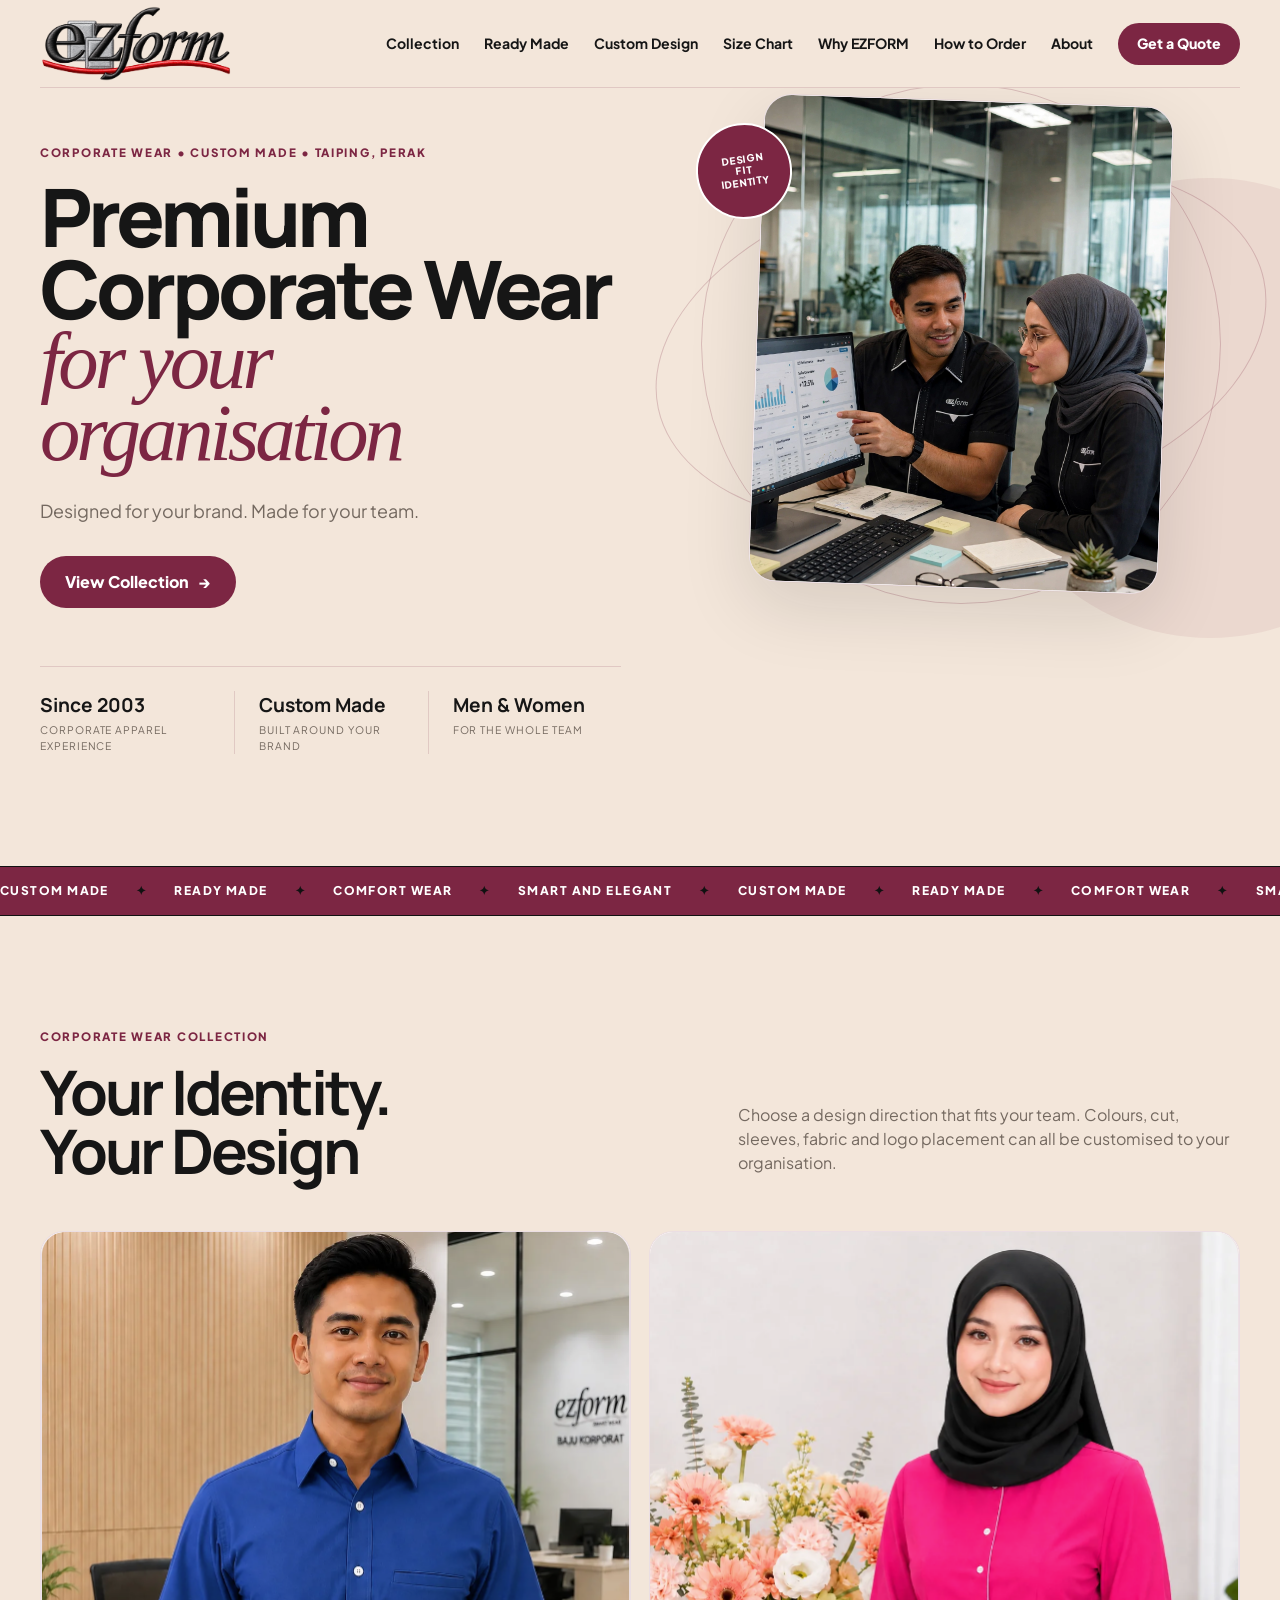
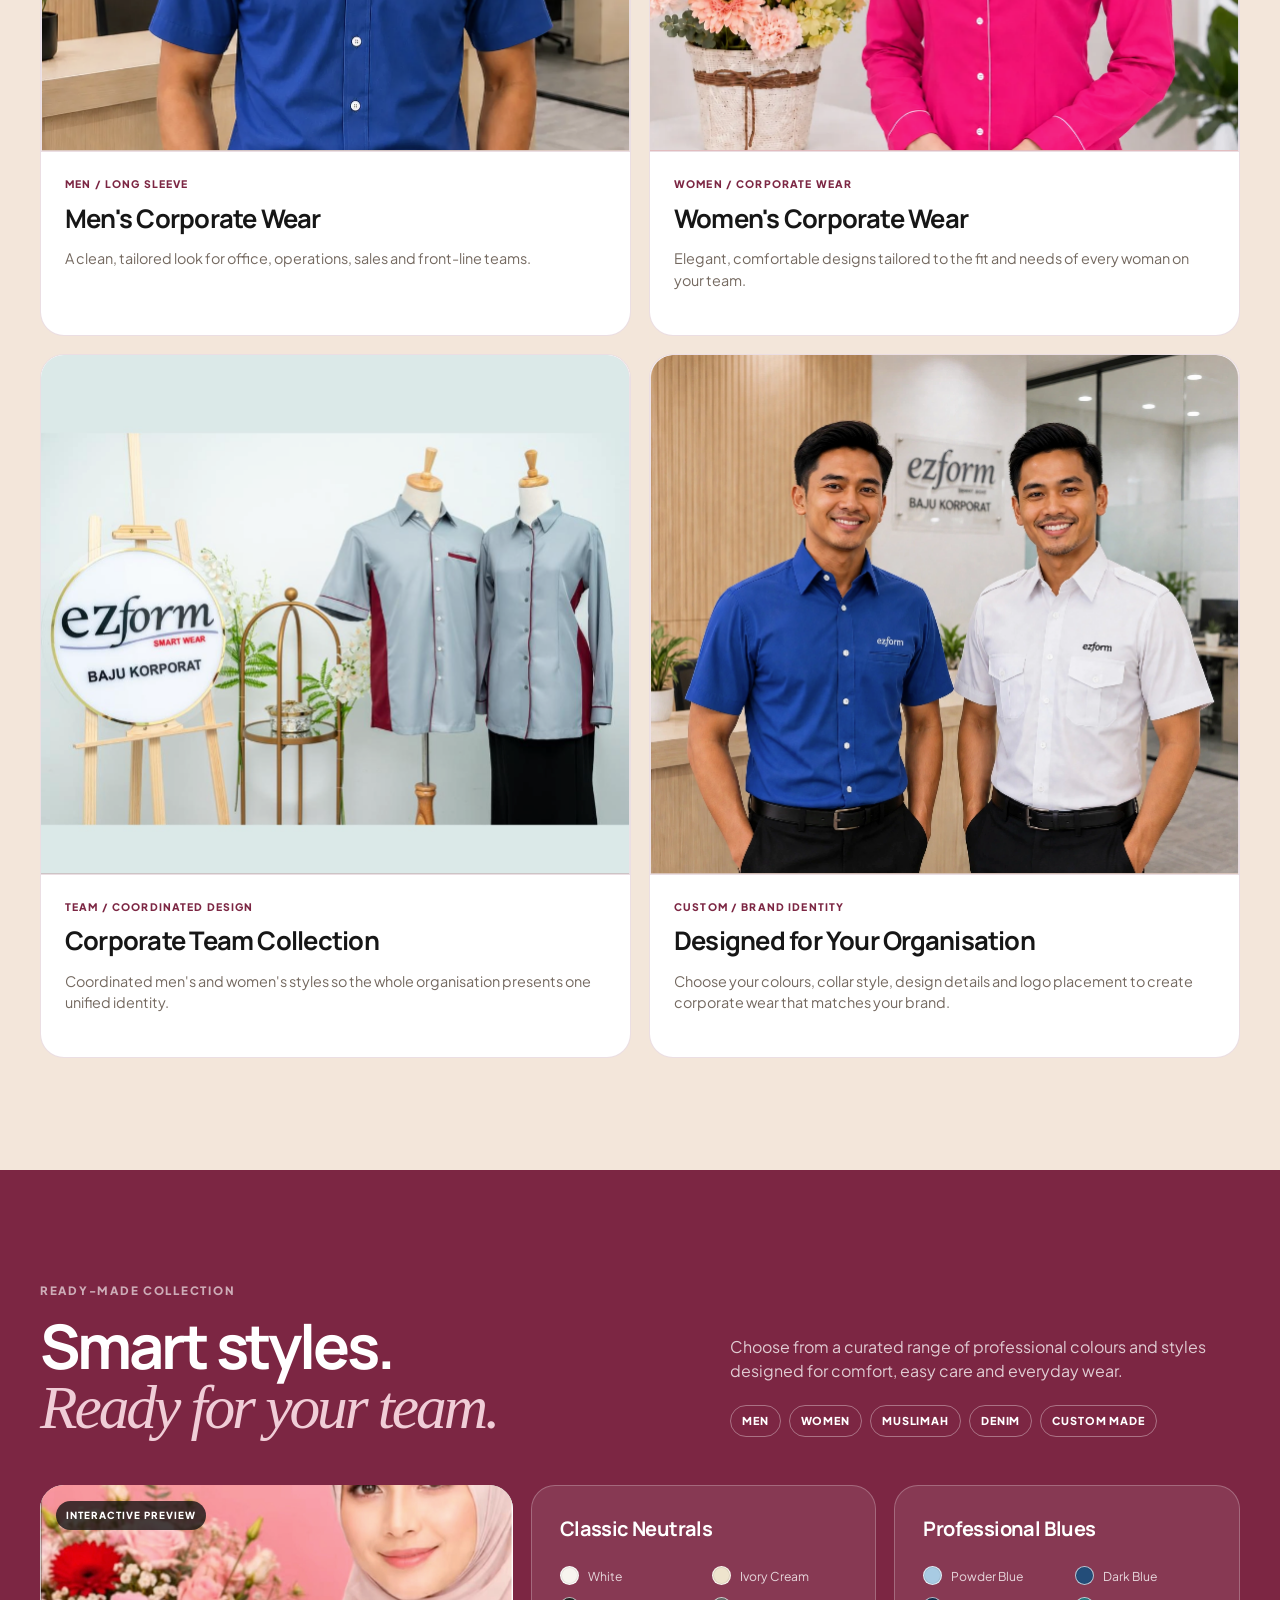
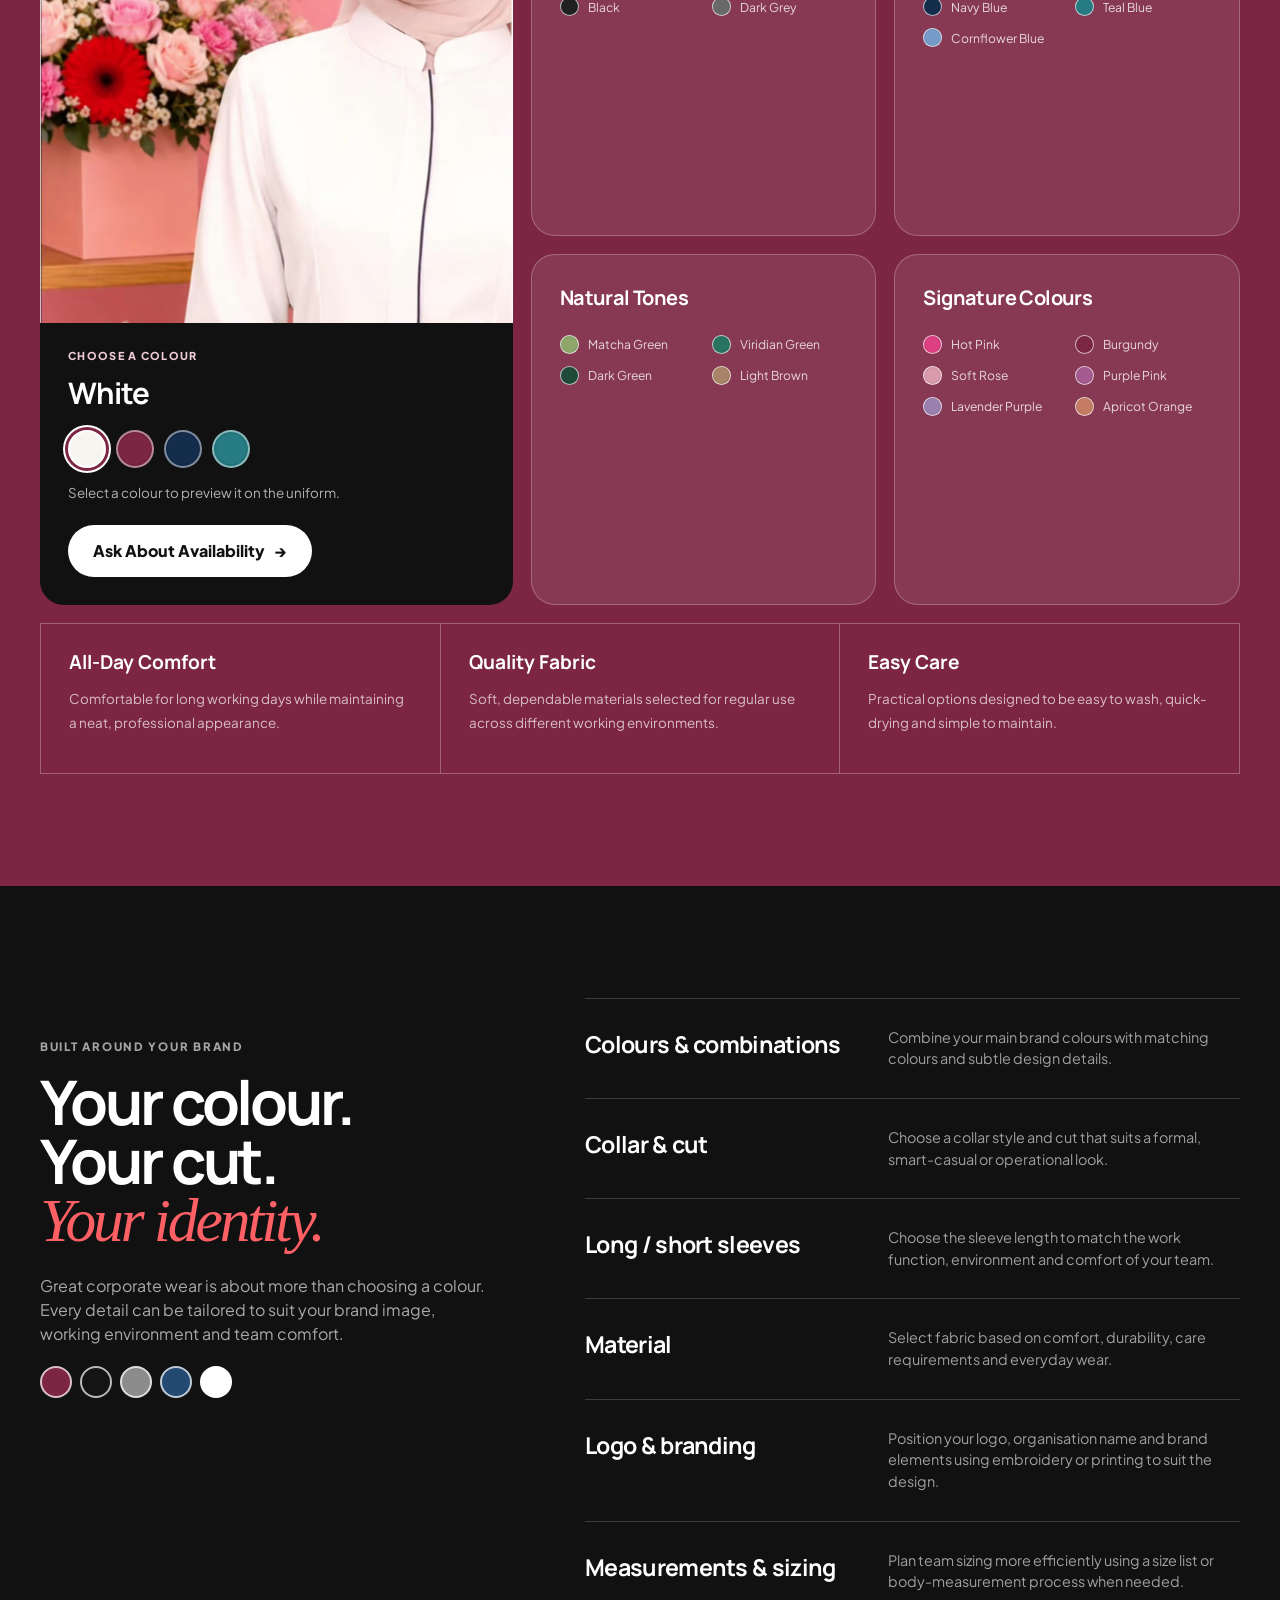
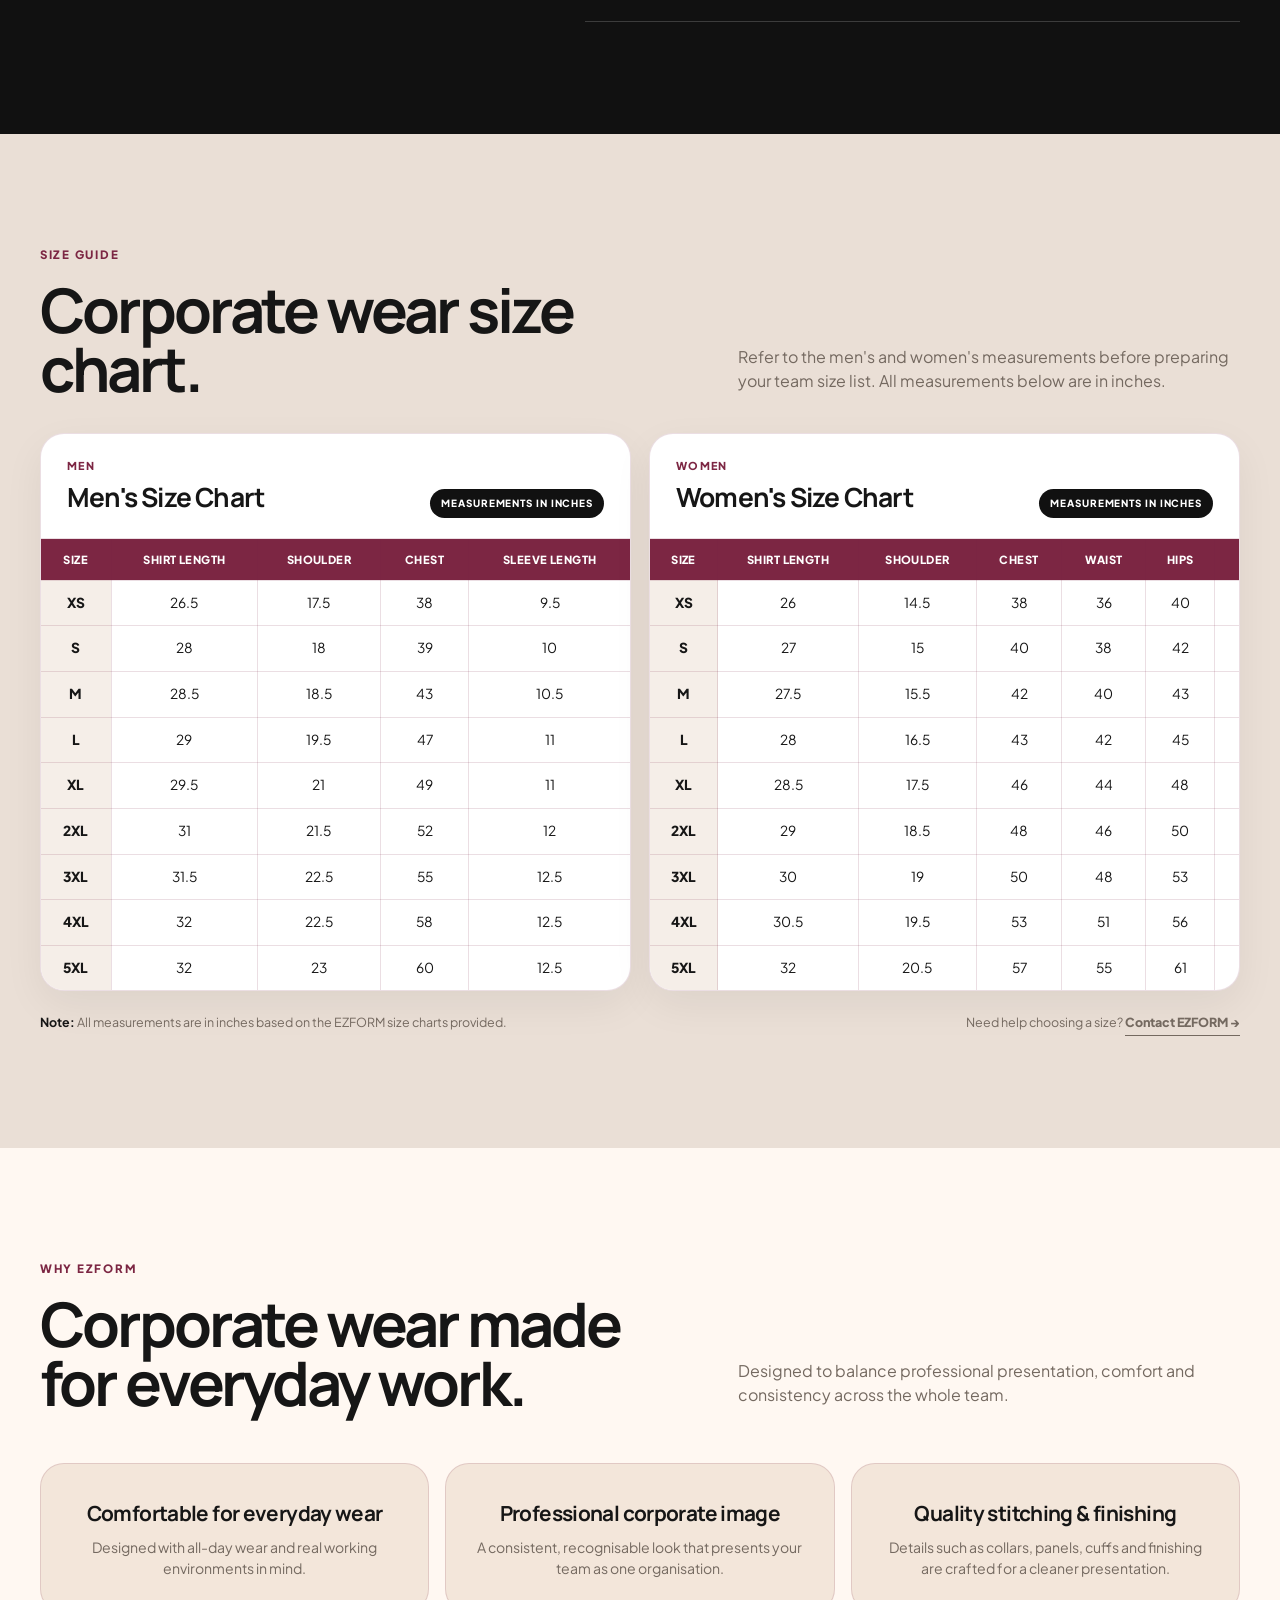
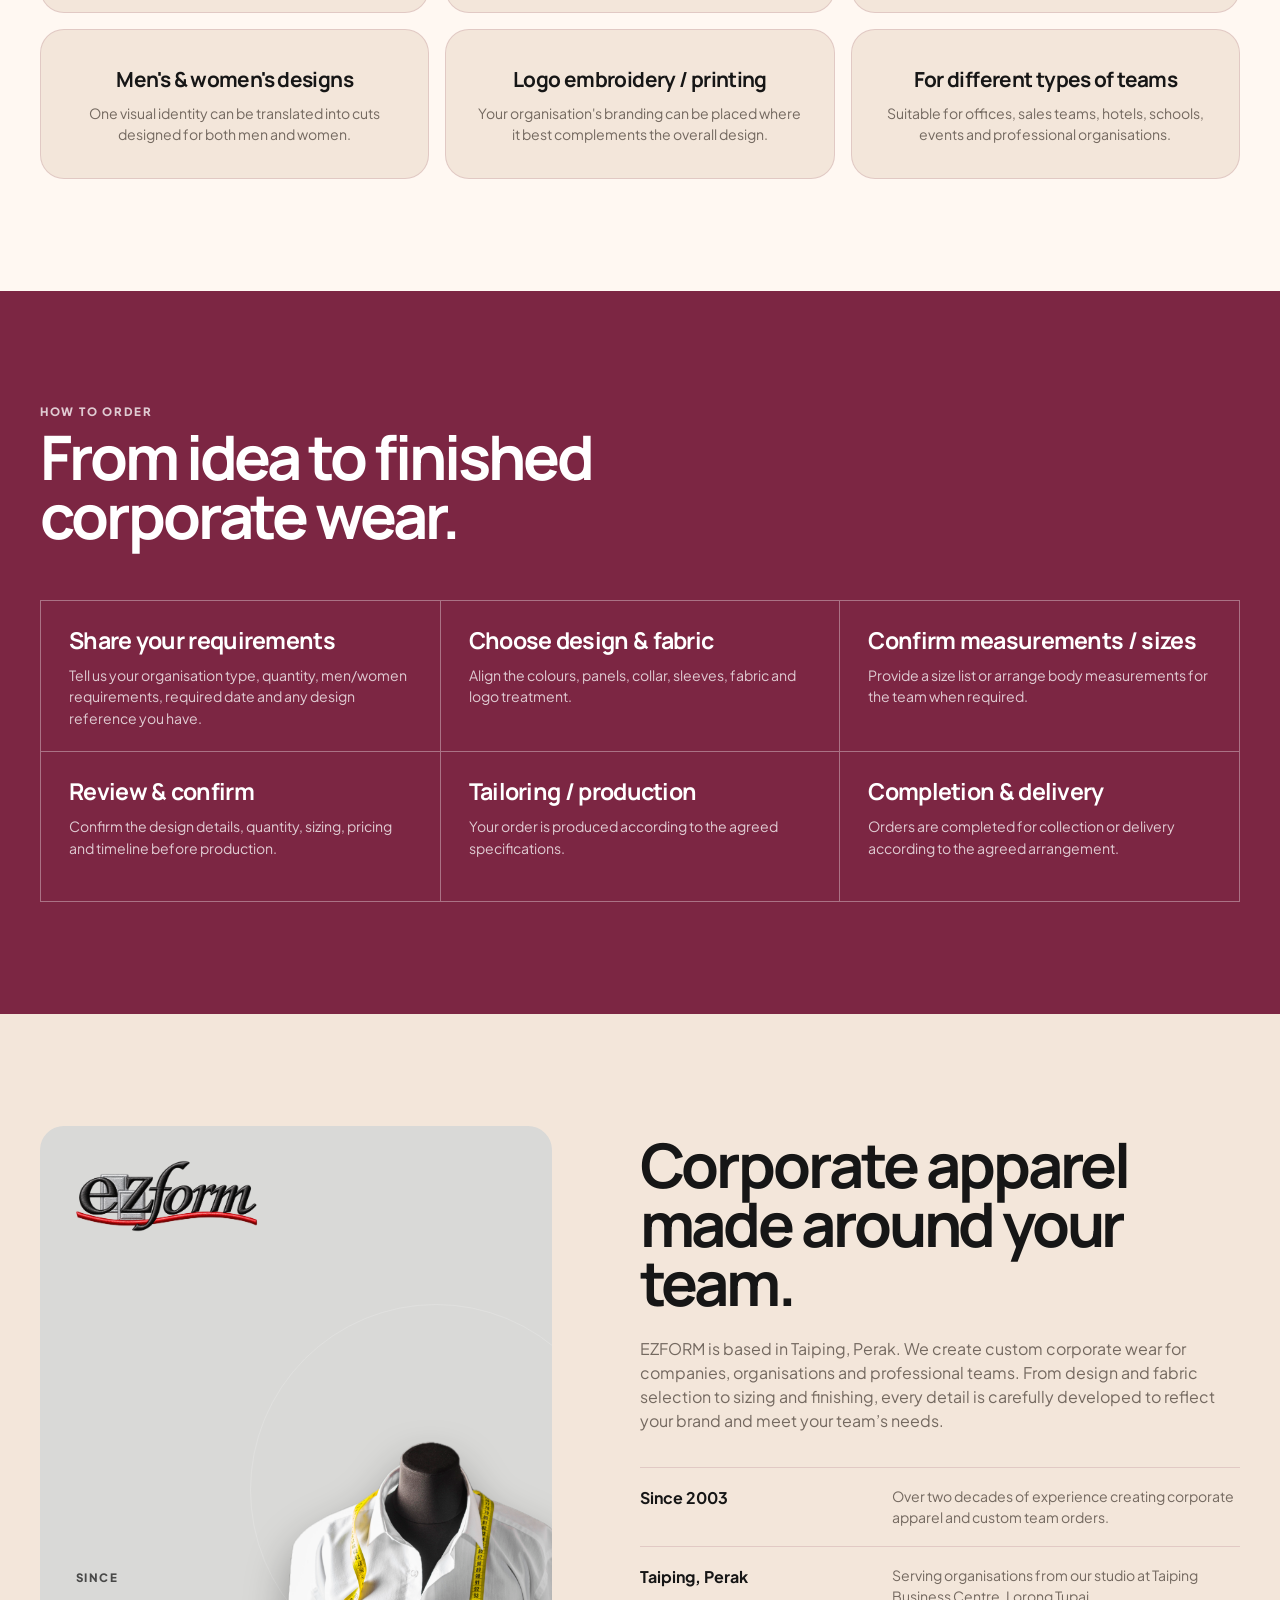
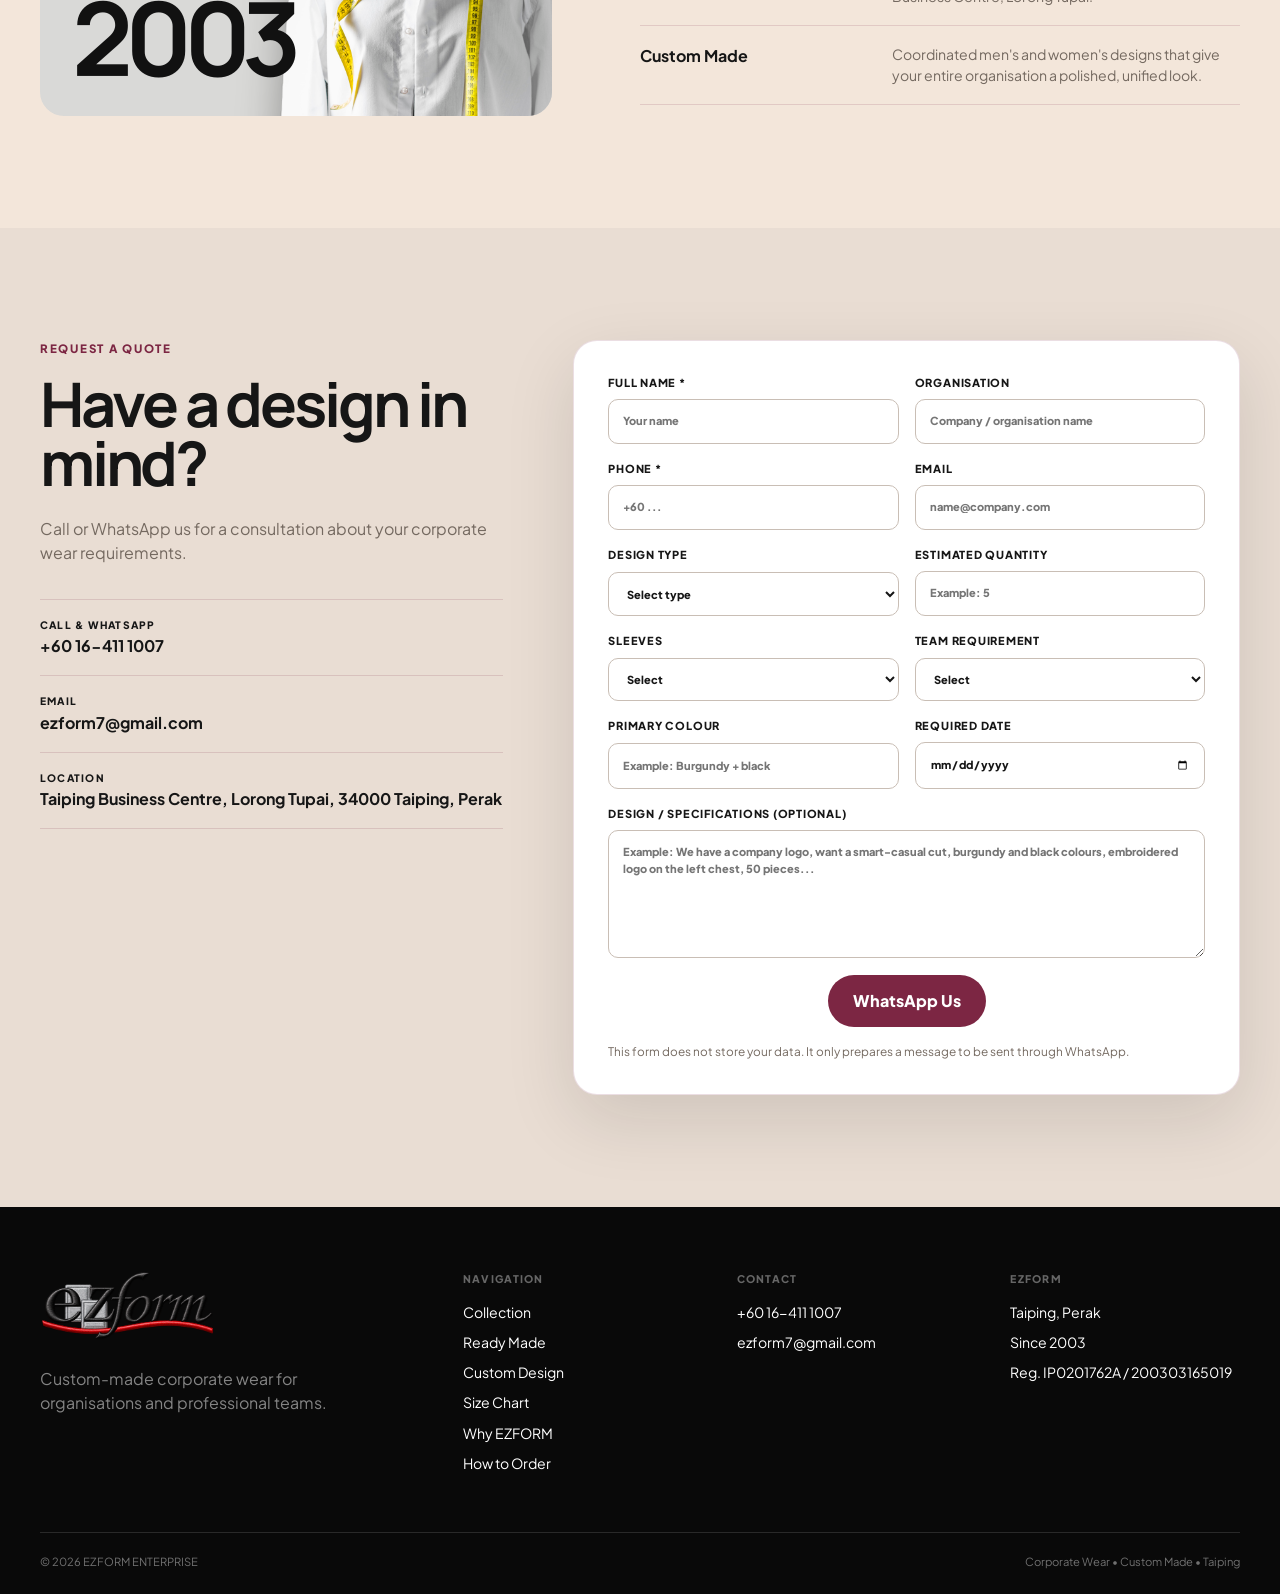
<file: index.html>
<!DOCTYPE html>

<html lang="en">
<head>
<meta charset="utf-8"/>
<meta content="width=device-width, initial-scale=1" name="viewport"/>
<meta content="EZFORM Corporate Wear - custom-made corporate apparel for organisations, teams and companies. Based in Taiping, Perak since 2003." name="description"/>
<meta content="#7c2643" name="theme-color"/>
<title>EZFORM Corporate Wear - Custom-Made Corporate Apparel</title>
<meta content="EZFORM Corporate Wear" property="og:title"/>
<meta content="Custom-made corporate apparel for organisations, teams and companies in Taiping, Perak." property="og:description"/>
<meta content="website" property="og:type"/>
<link href="https://fonts.googleapis.com" rel="preconnect"/>
<link crossorigin="" href="https://fonts.gstatic.com" rel="preconnect"/>
<link href="https://fonts.googleapis.com/css2?family=Manrope:wght@500;600;700;800&amp;family=Plus+Jakarta+Sans:wght@400;500;600;700&amp;display=swap" rel="stylesheet"/>
<link href="assets/icons/favicon.svg" rel="icon" type="image/svg+xml"/>

  <link href="css/style.css?v=20260907-1" rel="stylesheet"/>
  
</head>
<body>
<a class="skip-link" href="#main">Skip to content</a>
<header class="site-header" id="top">
<nav aria-label="Main navigation" class="nav container">
<a aria-label="EZFORM home" class="brand" href="#top">
<span class="brand-plate"><img alt="EZFORM" class="brand-logo" src="assets/images/ezform-logo.png"/></span>
</a>
<button aria-controls="nav-menu" aria-expanded="false" class="nav-toggle" type="button">
<span class="sr-only">Open menu</span><span></span><span></span>
</button>
<div class="nav-menu" id="nav-menu">
<a href="#collection">Collection</a>
<a href="#ready-made">Ready Made</a>
<a href="#custom">Custom Design</a>
<a href="#size-chart">Size Chart</a>
<a href="#why">Why EZFORM</a>
<a href="#process">How to Order</a>
<a href="#about">About</a>
<a class="button button-small button-red" href="#quotation">Get a Quote</a>
</div>
</nav>
</header>
<main id="main">
<section class="hero section-pad">
<div class="container hero-grid">
<div class="hero-copy reveal">
<p class="eyebrow eyebrow-red">Corporate Wear • Custom Made • Taiping, Perak</p>
<h1>Premium Corporate Wear<br/><em>for your organisation</em></h1>
<p class="hero-lede">Designed for your brand. Made for your team.</p>
<div class="hero-actions">
<a class="button button-red" href="#collection">View Collection <span aria-hidden="true">→</span></a>
</div>
<div aria-label="EZFORM highlights" class="hero-proof">
<div><strong>Since 2003</strong><span>Corporate apparel experience</span></div>
<div><strong>Custom Made</strong><span>Built around your brand</span></div>
<div><strong>Men &amp; Women</strong><span>For the whole team</span></div>
</div>
</div>
<div aria-label="EZFORM corporate wear visual" class="hero-art reveal">
<div class="hero-orbit orbit-one"></div><div class="hero-orbit orbit-two"></div>
<div class="hero-main-card">
<div class="hero-shirt">
<img alt="EZFORM corporate team wearing black custom corporate shirts" src="assets/images/hero-corporate-team.webp"/>
</div>
</div>
<div class="hero-sticker">DESIGN<br/>FIT<br/>IDENTITY</div>
</div>
</div>
</section>
<section aria-label="Corporate wear features" class="ticker">
<div class="ticker-track">
<span>CUSTOM MADE</span><b>✦</b><span>READY MADE</span><b>✦</b><span>COMFORT WEAR</span><b>✦</b><span>SMART AND ELEGANT</span><b>✦</b>
<span aria-hidden="true">CUSTOM MADE</span><b aria-hidden="true">✦</b><span aria-hidden="true">READY MADE</span><b aria-hidden="true">✦</b><span aria-hidden="true">COMFORT WEAR</span><b aria-hidden="true">✦</b><span aria-hidden="true">SMART AND ELEGANT</span><b aria-hidden="true">✦</b>
</div>
</section>
<section class="section-pad" id="collection">
<div class="container">
<div class="section-heading reveal">
<div><p class="eyebrow eyebrow-red">Corporate Wear Collection</p><h2>Your Identity.<br/>Your Design</h2></div>
<p>Choose a design direction that fits your team. Colours, cut, sleeves, fabric and logo placement can all be customised to your organisation.</p>
</div>
<div class="collection-grid">
<article class="collection-card reveal" data-category="men team">
<div class="collection-visual collection-photo hover-swap"><img alt="Man wearing blue EZFORM corporate wear in an office setting" class="hover-default" src="assets/images/men-blue.png"/><img alt="Alternate white men's EZFORM corporate wear" class="hover-alt man-white" src="assets/images/men-white.png"/></div>
<div class="collection-info"><span>Men / Long Sleeve</span><h3>Men's Corporate Wear</h3><p>A clean, tailored look for office, operations, sales and front-line teams.</p></div>
</article>
<article class="collection-card reveal" data-category="women team">
<div class="collection-visual collection-photo hover-swap"><img alt="Woman wearing pink EZFORM corporate wear with a black hijab" class="hover-default" src="assets/images/women-pink.png"/><img alt="Woman wearing burgundy EZFORM corporate wear with a pink hijab" class="hover-alt women-burgundy" src="assets/images/women-burgundy.webp"/></div>
<div class="collection-info"><span>Women / Corporate Wear</span><h3>Women's Corporate Wear</h3><p>Elegant, comfortable designs tailored to the fit and needs of every woman on your team.</p></div>
</article>
<article class="collection-card reveal" data-category="men women team">
<div aria-label="Corporate Team Collection photo; alternate photo appears on hover" class="collection-visual collection-photo">
<img alt="Coordinated men's and women's EZFORM corporate wear displayed together" loading="lazy" src="assets/images/corporate-team.png"/>
</div>
<div class="collection-info"><span>Team / Coordinated Design</span><h3>Corporate Team Collection</h3><p>Coordinated men's and women's styles so the whole organisation presents one unified identity.</p></div>
</article>
<article class="collection-card reveal" data-category="custom men women">
<div aria-label="Designed for Your Organisation photo; three-ladies corporate wear photo appears on hover" class="collection-visual collection-photo hover-swap">
<img alt="EZFORM corporate shirts designed for an organisation" class="hover-default" loading="lazy" src="assets/images/organisation-men.png"/>
<img alt="Three women wearing coordinated corporate wear" class="hover-alt" loading="lazy" src="assets/images/organisation-women.webp"/>
</div>
<div class="collection-info"><span>Custom / Brand Identity</span><h3>Designed for Your Organisation</h3><p>Choose your colours, collar style, design details and logo placement to create corporate wear that matches your brand.</p></div>
</article>
</div>
</div>
</section>
<section class="ready-made section-pad" id="ready-made">
<div class="container">
<div class="ready-intro reveal">
<div>
<p class="eyebrow eyebrow-light">Ready-Made Collection</p>
<h2>Smart styles.<br/><em>Ready for your team.</em></h2>
</div>
<div class="ready-intro-copy">
<p>Choose from a curated range of professional colours and styles designed for comfort, easy care and everyday wear.</p>
<div aria-label="Ready-made product categories" class="ready-tags">
<span>Men</span><span>Women</span><span>Muslimah</span><span>Denim</span><span>Custom Made</span>
</div>
</div>
</div>
<div class="ready-layout">
<article class="uniform-customizer reveal">
<div class="uniform-preview">
<img alt="Woman wearing a white EZFORM ready-made corporate uniform" decoding="async" id="uniform-preview" loading="lazy" src="assets/images/ready-uniform-white.jpg"/>
<span>Interactive Preview</span>
</div>
<div class="uniform-controls">
<span class="ready-kicker">Choose a colour</span>
<h3 aria-live="polite" id="uniform-colour-name">White</h3>
<div aria-label="Uniform preview colours" class="uniform-swatches" role="group">
<button aria-pressed="true" class="uniform-swatch active" data-colour="White" data-image="assets/images/ready-uniform-white.jpg" style="--swatch:#f7f5ef" type="button"><span class="sr-only">Preview white uniform</span></button>
<button aria-pressed="false" class="uniform-swatch" data-colour="Burgundy" data-image="assets/images/ready-uniform-burgundy.jpg" style="--swatch:#7c2643" type="button"><span class="sr-only">Preview burgundy uniform</span></button>
<button aria-pressed="false" class="uniform-swatch" data-colour="Navy Blue" data-image="assets/images/ready-uniform-navy.jpg" style="--swatch:#152d4d" type="button"><span class="sr-only">Preview navy blue uniform</span></button>
<button aria-pressed="false" class="uniform-swatch" data-colour="Teal Blue" data-image="assets/images/ready-uniform-teal.jpg" style="--swatch:#277b83" type="button"><span class="sr-only">Preview teal blue uniform</span></button>
</div>
<p>Select a colour to preview it on the uniform.</p>
<a class="button button-light" href="#quotation">Ask About Availability <span aria-hidden="true">→</span></a>
</div>
</article>
<div class="palette-grid">
<article class="palette-card reveal">
<h3>Classic Neutrals</h3>
<ul class="colour-list">
<li><i style="--swatch:#f7f5ef"></i>White</li>
<li><i style="--swatch:#eee4cd"></i>Ivory Cream</li>
<li><i style="--swatch:#202020"></i>Black</li>
<li><i style="--swatch:#686968"></i>Dark Grey</li>
</ul>
</article>
<article class="palette-card reveal">
<h3>Professional Blues</h3>
<ul class="colour-list">
<li><i style="--swatch:#a8cbe3"></i>Powder Blue</li>
<li><i style="--swatch:#234d79"></i>Dark Blue</li>
<li><i style="--swatch:#152d4d"></i>Navy Blue</li>
<li><i style="--swatch:#277b83"></i>Teal Blue</li>
<li><i style="--swatch:#779bc9"></i>Cornflower Blue</li>
</ul>
</article>
<article class="palette-card reveal">
<h3>Natural Tones</h3>
<ul class="colour-list">
<li><i style="--swatch:#8fa66b"></i>Matcha Green</li>
<li><i style="--swatch:#297461"></i>Viridian Green</li>
<li><i style="--swatch:#1f4938"></i>Dark Green</li>
<li><i style="--swatch:#a98367"></i>Light Brown</li>
</ul>
</article>
<article class="palette-card reveal">
<h3>Signature Colours</h3>
<ul class="colour-list">
<li><i style="--swatch:#dc3f82"></i>Hot Pink</li>
<li><i style="--swatch:#7c2643"></i>Burgundy</li>
<li><i style="--swatch:#d99aab"></i>Soft Rose</li>
<li><i style="--swatch:#a55b8f"></i>Purple Pink</li>
<li><i style="--swatch:#9a80af"></i>Lavender Purple</li>
<li><i style="--swatch:#c57c65"></i>Apricot Orange</li>
</ul>
</article>
</div>
</div>
<div class="ready-benefits">
<article class="reveal"><strong>All-Day Comfort</strong><span>Comfortable for long working days while maintaining a neat, professional appearance.</span></article>
<article class="reveal"><strong>Quality Fabric</strong><span>Soft, dependable materials selected for regular use across different working environments.</span></article>
<article class="reveal"><strong>Easy Care</strong><span>Practical options designed to be easy to wash, quick-drying and simple to maintain.</span></article>
</div>
</div>
</section>
<section class="custom section-pad" id="custom">
<div class="container custom-grid">
<div class="custom-copy reveal">
<p class="eyebrow eyebrow-light">Built Around Your Brand</p>
<h2>Your colour.<br/>Your cut.<br/><em>Your identity.</em></h2>
<p>Great corporate wear is about more than choosing a colour. Every detail can be tailored to suit your brand image, working environment and team comfort.</p>
<div aria-label="Example colour options" class="swatches"><span class="swatch swatch-red"></span><span class="swatch swatch-black"></span><span class="swatch swatch-grey"></span><span class="swatch swatch-blue"></span><span class="swatch swatch-white"></span></div>
</div>
<div class="custom-options">
<article class="custom-row reveal"><h3>Colours &amp; combinations</h3><p>Combine your main brand colours with matching colours and subtle design details.</p></article>
<article class="custom-row reveal"><h3>Collar &amp; cut</h3><p>Choose a collar style and cut that suits a formal, smart-casual or operational look.</p></article>
<article class="custom-row reveal"><h3>Long / short sleeves</h3><p>Choose the sleeve length to match the work function, environment and comfort of your team.</p></article>
<article class="custom-row reveal"><h3>Material</h3><p>Select fabric based on comfort, durability, care requirements and everyday wear.</p></article>
<article class="custom-row reveal"><h3>Logo &amp; branding</h3><p>Position your logo, organisation name and brand elements using embroidery or printing to suit the design.</p></article>
<article class="custom-row reveal"><h3>Measurements &amp; sizing</h3><p>Plan team sizing more efficiently using a size list or body-measurement process when needed.</p></article>
</div>
</div>
</section>
<section class="size-chart section-pad" id="size-chart">
<div class="container">
<div class="section-heading reveal">
<div><p class="eyebrow eyebrow-red">Size Guide</p><h2>Corporate wear size chart.</h2></div>
<p>Refer to the men's and women's measurements before preparing your team size list. All measurements below are in inches.</p>
</div>
<div class="size-chart-grid">
<article class="size-card size-card-men reveal">
<div class="size-card-head">
<div><span>Men</span><h3>Men's Size Chart</h3></div>
<span class="size-unit">Measurements in inches</span>
</div>
<div aria-label="Men's size chart" class="size-table-wrap" role="region" tabindex="0">
<table class="size-table">
<thead><tr><th scope="col">Size</th><th scope="col">Shirt Length</th><th scope="col">Shoulder</th><th scope="col">Chest</th><th scope="col">Sleeve Length</th></tr></thead>
<tbody>
<tr><th scope="row">XS</th><td>26.5</td><td>17.5</td><td>38</td><td>9.5</td></tr>
<tr><th scope="row">S</th><td>28</td><td>18</td><td>39</td><td>10</td></tr>
<tr><th scope="row">M</th><td>28.5</td><td>18.5</td><td>43</td><td>10.5</td></tr>
<tr><th scope="row">L</th><td>29</td><td>19.5</td><td>47</td><td>11</td></tr>
<tr><th scope="row">XL</th><td>29.5</td><td>21</td><td>49</td><td>11</td></tr>
<tr><th scope="row">2XL</th><td>31</td><td>21.5</td><td>52</td><td>12</td></tr>
<tr><th scope="row">3XL</th><td>31.5</td><td>22.5</td><td>55</td><td>12.5</td></tr>
<tr><th scope="row">4XL</th><td>32</td><td>22.5</td><td>58</td><td>12.5</td></tr>
<tr><th scope="row">5XL</th><td>32</td><td>23</td><td>60</td><td>12.5</td></tr>
</tbody>
</table>
</div>
</article>
<article class="size-card size-card-women reveal">
<div class="size-card-head">
<div><span>Women</span><h3>Women's Size Chart</h3></div>
<span class="size-unit">Measurements in inches</span>
</div>
<div aria-label="Women's size chart" class="size-table-wrap" role="region" tabindex="0">
<table class="size-table">
<thead><tr><th scope="col">Size</th><th scope="col">Shirt Length</th><th scope="col">Shoulder</th><th scope="col">Chest</th><th scope="col">Waist</th><th scope="col">Hips</th><th scope="col">Sleeve Length</th></tr></thead>
<tbody>
<tr><th scope="row">XS</th><td>26</td><td>14.5</td><td>38</td><td>36</td><td>40</td><td>21.5</td></tr>
<tr><th scope="row">S</th><td>27</td><td>15</td><td>40</td><td>38</td><td>42</td><td>22</td></tr>
<tr><th scope="row">M</th><td>27.5</td><td>15.5</td><td>42</td><td>40</td><td>43</td><td>22.5</td></tr>
<tr><th scope="row">L</th><td>28</td><td>16.5</td><td>43</td><td>42</td><td>45</td><td>23</td></tr>
<tr><th scope="row">XL</th><td>28.5</td><td>17.5</td><td>46</td><td>44</td><td>48</td><td>23</td></tr>
<tr><th scope="row">2XL</th><td>29</td><td>18.5</td><td>48</td><td>46</td><td>50</td><td>23</td></tr>
<tr><th scope="row">3XL</th><td>30</td><td>19</td><td>50</td><td>48</td><td>53</td><td>23.5</td></tr>
<tr><th scope="row">4XL</th><td>30.5</td><td>19.5</td><td>53</td><td>51</td><td>56</td><td>23.5</td></tr>
<tr><th scope="row">5XL</th><td>32</td><td>20.5</td><td>57</td><td>55</td><td>61</td><td>24</td></tr>
</tbody>
</table>
</div>
</article>
</div>
<div class="size-chart-note reveal">
<span><strong>Note:</strong> All measurements are in inches based on the EZFORM size charts provided.</span>
<span>Need help choosing a size? <a class="text-link" href="#quotation">Contact EZFORM →</a></span>
</div>
</div>
</section>
<section class="why section-pad" id="why">
<div class="container">
<div class="section-heading reveal">
<div><p class="eyebrow eyebrow-red">Why EZFORM</p><h2>Corporate wear made for everyday work.</h2></div>
<p>Designed to balance professional presentation, comfort and consistency across the whole team.</p>
</div>
<div class="why-grid">
<article class="why-card reveal"><div><h3>Comfortable for everyday wear</h3><p>Designed with all-day wear and real working environments in mind.</p></div></article>
<article class="why-card reveal"><div><h3>Professional corporate image</h3><p>A consistent, recognisable look that presents your team as one organisation.</p></div></article>
<article class="why-card reveal"><div><h3>Quality stitching &amp; finishing</h3><p>Details such as collars, panels, cuffs and finishing are crafted for a cleaner presentation.</p></div></article>
<article class="why-card reveal"><div><h3>Men's &amp; women's designs</h3><p>One visual identity can be translated into cuts designed for both men and women.</p></div></article>
<article class="why-card reveal"><div><h3>Logo embroidery / printing</h3><p>Your organisation's branding can be placed where it best complements the overall design.</p></div></article>
<article class="why-card reveal"><div><h3>For different types of teams</h3><p>Suitable for offices, sales teams, hotels, schools, events and professional organisations.</p></div></article>
</div>
</div>
</section>
<section class="process section-pad" id="process">
<div class="container">
<div class="process-head reveal">
<div><p class="eyebrow eyebrow-light">How to Order</p><h2>From idea to finished corporate wear.</h2></div>
</div>
<ol class="steps">
<li class="reveal"><h3>Share your requirements</h3><p>Tell us your organisation type, quantity, men/women requirements, required date and any design reference you have.</p></li>
<li class="reveal"><h3>Choose design &amp; fabric</h3><p>Align the colours, panels, collar, sleeves, fabric and logo treatment.</p></li>
<li class="reveal"><h3>Confirm measurements / sizes</h3><p>Provide a size list or arrange body measurements for the team when required.</p></li>
<li class="reveal"><h3>Review &amp; confirm</h3><p>Confirm the design details, quantity, sizing, pricing and timeline before production.</p></li>
<li class="reveal"><h3>Tailoring / production</h3><p>Your order is produced according to the agreed specifications.</p></li>
<li class="reveal"><h3>Completion &amp; delivery</h3><p>Orders are completed for collection or delivery according to the agreed arrangement.</p></li>
</ol>
</div>
</section>
<section class="section-pad" id="about">
<div class="container about-grid">
<div class="about-poster reveal">
<img alt="EZFORM" class="about-logo" src="assets/images/ezform-logo.png"/>
<div class="about-year"><span>Since</span><strong>2003</strong></div>
<img alt="Corporate shirt fitting with measuring tape" class="about-shirt" loading="lazy" src="assets/images/fitting-measuring-tape.png"/>
</div>
<div class="about-copy reveal">
<h2>Corporate apparel made around your team.</h2>
<p>EZFORM is based in Taiping, Perak. We create custom corporate wear for companies, organisations and professional teams. From design and fabric selection to sizing and finishing, every detail is carefully developed to reflect your brand and meet your team’s needs.</p>
<div class="about-points">
<div><strong>Since 2003</strong><span>Over two decades of experience creating corporate apparel and custom team orders.</span></div>
<div><strong>Taiping, Perak</strong><span>Serving organisations from our studio at Taiping Business Centre, Lorong Tupai.</span></div>
<div><strong>Custom Made</strong><span>Coordinated men's and women's designs that give your entire organisation a polished, unified look.</span></div>
</div>
</div>
</div>
</section>
<section class="quote section-pad" id="quotation">
<div class="container quote-grid">
<div class="quote-copy reveal" id="contact">
<p class="eyebrow eyebrow-red">Request a Quote</p>
<h2>Have a design in mind?</h2>
<p>Call or WhatsApp us for a consultation about your corporate wear requirements.</p>
<div class="contact-list">
<a data-phone-link="" href="tel:+60164111007"><span>CALL &amp; WHATSAPP</span><strong data-phone="">+60 16-411 1007</strong></a>
<a data-email-link="" href="mailto:ezform7@gmail.com"><span>Email</span><strong data-email="">ezform7@gmail.com</strong></a>
<div><span>Location</span><strong data-location="">Taiping Business Centre, Lorong Tupai, 34000 Taiping, Perak</strong></div>
</div>
</div>
<form class="quote-form reveal" id="quote-form">
<div class="form-row">
<label>Full name *<input autocomplete="name" name="name" placeholder="Your name" required="" type="text"/></label>
<label>Organisation<input autocomplete="organization" name="company" placeholder="Company / organisation name" type="text"/></label>
</div>
<div class="form-row">
<label>Phone *<input autocomplete="tel" name="phone" pattern="[+0-9 ()-]{8,}" placeholder="+60 ..." required="" type="tel"/></label>
<label>Email<input autocomplete="email" name="email" placeholder="name@company.com" type="email"/></label>
</div>
<div class="form-row">
<label>Design type<select id="product-select" name="product"><option value="">Select type</option><option>Men's Corporate Shirt</option><option>Women's Corporate Blouse</option><option>Muslimah Corporate Wear</option><option>Ready-Made Collection</option><option>Denim Collection</option><option>Corporate Team Collection</option><option>Designed for Your Organisation</option><option>Not sure / need a recommendation</option></select></label>
<label>Estimated quantity<input min="1" name="quantity" placeholder="Example: 5" type="number"/></label>
</div>
<div class="form-row">
<label>Sleeves<select name="sleeve"><option value="">Select</option><option>Long Sleeve</option><option>Short Sleeve</option><option>Mixed</option><option>Not sure</option></select></label>
<label>Team requirement<select name="gender"><option value="">Select</option><option>Men</option><option>Women</option><option>Men &amp; Women</option></select></label>
</div>
<div class="form-row">
<label>Primary colour<input name="colour" placeholder="Example: Burgundy + black" type="text"/></label>
<label>Required date<input name="deadline" type="date"/></label>
</div>
<label>Design / specifications (optional)<textarea name="message" placeholder="Example: We have a company logo, want a smart-casual cut, burgundy and black colours, embroidered logo on the left chest, 50 pieces..." rows="6"></textarea></label>
<fieldset><div class="send-options"><button class="button button-red" type="submit">WhatsApp Us</button></div></fieldset>
<p class="form-note">This form does not store your data. It only prepares a message to be sent through WhatsApp.</p>
</form>
</div>
</section>
</main>
<footer class="footer">
<div class="container footer-grid">
<div class="footer-brand"><img alt="EZFORM" src="assets/images/ezform-logo.png"/><p data-tagline="">Custom-made corporate wear for organisations and professional teams.</p></div>
<div><span class="footer-title">Navigation</span><a href="#collection">Collection</a><a href="#ready-made">Ready Made</a><a href="#custom">Custom Design</a><a href="#size-chart">Size Chart</a><a href="#why">Why EZFORM</a><a href="#process">How to Order</a></div>
<div><span class="footer-title">Contact</span><a data-phone="" data-phone-link="" href="tel:+60164111007">+60 16-411 1007</a><a data-email="" data-email-link="" href="mailto:ezform7@gmail.com">ezform7@gmail.com</a></div>
<div><span class="footer-title">EZFORM</span><span>Taiping, Perak</span><span>Since 2003</span><span>Reg. IP0201762A / 200303165019</span></div>
</div>
<div class="container footer-bottom"><span>© <span id="year"></span> EZFORM ENTERPRISE</span><span>Corporate Wear • Custom Made • Taiping</span></div>
</footer>
<script src="js/config.js?v=20260907-1"></script>
<script src="js/site.js?v=20260907-1"></script>
</body>
</html>
</file>
<file: css/style.css>
:root {
  /* Palette sampled from the EZFORM Canva booking-site screenshot: primary burgundy #7C2643 */
  --red: #7c2643;
  --red-dark: #5e1c33;
  --black: #111111;
  --ink: #161616;
  --paper: #f3e6da;
  --paper-2: #fff8f2;
  --white: #ffffff;
  --muted: #746960;
  --line: rgba(124,38,67,.15);
  --soft-red: #e6ccd5;
  --soft-grey: #e6ddd6;
  --radius: 24px;
  --shadow: 0 24px 70px rgba(17,17,17,.12);
}
* { box-sizing: border-box; }
html { scroll-behavior: smooth; }
body { margin: 0; background: var(--paper); color: var(--ink); font-family: "Plus Jakarta Sans", ui-sans-serif, -apple-system, BlinkMacSystemFont, "Segoe UI", sans-serif; line-height: 1.5; }
body.menu-open { overflow: hidden; }
a { color: inherit; text-decoration: none; }
button, input, select, textarea { font: inherit; }
button { color: inherit; }
img, svg { display: block; max-width: 100%; }
.container { width: min(1200px, calc(100% - 40px)); margin: 0 auto; }
.section-pad { padding: 112px 0; }
.sr-only { position: absolute; width: 1px; height: 1px; padding: 0; margin: -1px; overflow: hidden; clip: rect(0,0,0,0); white-space: nowrap; border: 0; }
.skip-link { position: fixed; top: 10px; left: 10px; transform: translateY(-200%); background: var(--white); padding: 10px 14px; z-index: 999; border-radius: 8px; }
.skip-link:focus { transform: none; }
.eyebrow { margin: 0 0 18px; text-transform: uppercase; letter-spacing: .15em; font-size: .72rem; font-weight: 800; }
.eyebrow-red { color: var(--red); }
.eyebrow-light { color: rgba(255,255,255,.62); }
h1,h2,h3,p { margin-top: 0; }
h1,h2,h3 { font-family: Manrope, Inter, sans-serif; }
h1,h2 { letter-spacing: -.05em; }
h1 { font-size: clamp(2.8rem, 6.3vw, 6.3rem); line-height: .9; margin-bottom: 28px; font-weight: 800; }
h1 em { display: inline-block; font-family: Georgia, "Times New Roman", serif; font-weight: 400; color: var(--red); }
h2 { font-size: clamp(2.55rem, 4.8vw, 5rem); line-height: .96; margin-bottom: 24px; }
h3 { letter-spacing: -.03em; }
.button { display: inline-flex; align-items: center; justify-content: center; gap: 9px; min-height: 52px; padding: 0 24px; border-radius: 999px; border: 1px solid transparent; font-weight: 800; cursor: pointer; transition: transform .18s ease, background .18s ease, color .18s ease, border-color .18s ease; }
.button:hover { transform: translateY(-2px); }
.button-red { background: var(--red); color: var(--white); }
.button-red:hover { background: var(--red-dark); }
.button-dark { background: var(--black); color: var(--white); }
.button-dark:hover { background: #292929; }
.button-light { background: var(--white); color: var(--black); }
.button-outline { background: transparent; border-color: var(--black); }
.button-outline:hover { background: var(--black); color: var(--white); }
.button-small { min-height: 42px; padding: 0 18px; font-size: .88rem; }
.text-link { display: inline-flex; align-items: center; gap: 8px; font-weight: 800; border-bottom: 1px solid currentColor; padding-bottom: 3px; }
.site-header { position: relative; z-index: 50; }
.nav { min-height: 88px; display: flex; align-items: center; justify-content: space-between; border-bottom: 1px solid var(--line); }
.brand { display: inline-flex; align-items: center; }
.brand-plate { display: inline-flex; align-items: center; justify-content: center; background: transparent; border-radius: 0; padding: 0; }
.brand-logo { width: 192px; height: auto; }
.nav-menu { display: flex; align-items: center; gap: 25px; font-size: .88rem; font-weight: 700; }
.nav-menu > a:not(.button) { position: relative; }
.nav-menu > a:not(.button)::after { content: ""; position: absolute; left: 0; bottom: -6px; width: 100%; height: 2px; background: var(--red); transform: scaleX(0); transform-origin: right; transition: transform .2s ease; }
.nav-menu > a:not(.button):hover::after { transform: scaleX(1); transform-origin: left; }
.nav-toggle { display: none; width: 44px; height: 44px; padding: 10px; border: 0; background: transparent; }
.nav-toggle span:not(.sr-only) { display: block; height: 2px; background: var(--black); margin: 7px 0; }

.hero { position: relative; overflow: hidden; min-height: 620px; display: flex; align-items: center; padding-top: 56px; }
.hero::before { content: ""; position: absolute; width: 460px; height: 460px; border-radius: 50%; background: rgba(124,38,67,.07); right: -160px; top: 90px; }
.hero-grid { display: grid; grid-template-columns: 1.02fr .98fr; gap: 60px; align-items: center; }
.hero-copy { position: relative; z-index: 2; }
.hero-lede { max-width: 650px; color: var(--muted); font-size: clamp(1rem,1.4vw,1.18rem); margin-bottom: 31px; }
.hero-actions { display: flex; align-items: center; gap: 20px; flex-wrap: wrap; }
.hero-proof { display: grid; grid-template-columns: repeat(3,1fr); gap: 0; margin-top: 58px; padding-top: 24px; border-top: 1px solid var(--line); max-width: 660px; }
.hero-proof div { padding-right: 24px; }
.hero-proof div + div { border-left: 1px solid var(--line); padding-left: 24px; }
.hero-proof strong { display: block; font-family: Manrope, sans-serif; font-size: 1.2rem; }
.hero-proof span { display: block; margin-top: 3px; color: var(--muted); font-size: .65rem; text-transform: uppercase; letter-spacing: .09em; }
.hero-art { min-height: 610px; position: relative; display: grid; place-items: center; }
.hero-orbit { position: absolute; border: 1px solid rgba(124,38,67,.22); border-radius: 50%; }
.orbit-one { width: 520px; height: 520px; }
.orbit-two { width: 620px; height: 350px; transform: rotate(-12deg); }
.hero-main-card { position: relative; z-index: 3; width: min(410px,78%); aspect-ratio: .84; border-radius: 28px; background: var(--white); border: 1px solid var(--line); box-shadow: var(--shadow); overflow: hidden; transform: rotate(2deg); }
.hero-card-head { display: flex; align-items: center; justify-content: space-between; padding: 17px 18px; border-bottom: 1px solid var(--line); font-size: .66rem; text-transform: uppercase; letter-spacing: .1em; font-weight: 800; }
.hero-shirt { height: 100%; display: grid; place-items: center; padding: 0; background: linear-gradient(145deg,#f8f2ea,#eee8df); overflow: hidden; }
.hero-shirt img { width: 100%; height: 100%; object-fit: cover; object-position: center 35%; display: block; }
.hero-card-foot { padding: 14px 18px; display: flex; justify-content: space-between; gap: 12px; font-size: .7rem; font-weight: 700; }
.hero-sticker { position: absolute; z-index: 5; left: 15px; top: 84px; width: 96px; height: 96px; display: grid; place-items: center; text-align: center; border-radius: 50%; background: var(--red); color: var(--white); border: 2px solid var(--white); font-size: .62rem; line-height: 1.15; letter-spacing: .08em; font-weight: 900; transform: rotate(-8deg); }

.ticker { overflow: hidden; background: var(--red); color: var(--white); border-block: 1px solid var(--black); }
.ticker-track { width: max-content; display: flex; align-items: center; gap: 27px; padding: 15px 0; animation: ticker 30s linear infinite; font-size: .75rem; font-weight: 900; letter-spacing: .12em; }
.ticker-track b { color: var(--black); }
@keyframes ticker { to { transform: translateX(-50%); } }

.section-heading { display: grid; grid-template-columns: 1.12fr .88fr; gap: 60px; align-items: end; margin-bottom: 50px; }
.section-heading h2 { margin-bottom: 0; }
.section-heading > p { margin: 0 0 6px; color: var(--muted); max-width: 520px; }
.collection-grid { display: grid; grid-template-columns: repeat(2,1fr); gap: 18px; }
.collection-card { position: relative; min-height: 480px; overflow: hidden; border: 1px solid var(--line); border-radius: var(--radius); background: var(--white); transition: transform .22s ease, box-shadow .22s ease; }
.collection-card:hover { transform: translateY(-5px); box-shadow: var(--shadow); }
.collection-visual { height: 320px; display: grid; place-items: center; overflow: hidden; position: relative; border-bottom: 1px solid var(--line); }
.collection-visual svg { width: 46%; max-height: 240px; filter: drop-shadow(0 16px 14px rgba(17,17,17,.11)); transition: transform .25s ease; }
.collection-card:hover .collection-visual svg { transform: scale(1.04) rotate(-1deg); }
.collection-visual.collection-photo { height: 520px; display: block; background: var(--white); }
.collection-photo img { width: 100%; height: 100%; object-fit: cover; object-position: center top; display: block; transition: transform .25s ease; }
.collection-card:hover .collection-photo img { transform: scale(1.015); }
/* Photo swap on hover for collection cards */
.hover-swap { position: relative; height: 520px; overflow: hidden; background: var(--white); }
.hover-swap img { position: absolute; inset: 0; width: 100%; height: 100%; object-fit: cover; object-position: center; display: block; transition: opacity .45s ease, transform .45s ease; }
.hover-swap .hover-default { opacity: 1; }
.hover-swap .hover-alt { opacity: 0; }

/* Desktop/laptop: swap images on true mouse hover. */
@media (hover: hover) and (pointer: fine) {
  .collection-card:hover .hover-swap .hover-default,
  .collection-card:focus-within .hover-swap .hover-default { opacity: 0; }
  .collection-card:hover .hover-swap .hover-alt,
  .collection-card:focus-within .hover-swap .hover-alt { opacity: 1; }
  .collection-card:hover .hover-swap img { transform: scale(1.02); }
}

/* Phone/tablet: JavaScript toggles this class when the image is tapped. */
.hover-swap.is-alt .hover-default { opacity: 0; }
.hover-swap.is-alt .hover-alt { opacity: 1; }
.hover-swap.is-alt img { transform: scale(1.02); }
@media (hover: none), (pointer: coarse) {
  .hover-swap { cursor: pointer; touch-action: manipulation; }
}
/* Keep portrait hover models slightly lower in frame so heads remain fully visible. */
.hover-alt.man-white { object-position: center 20%; }
.hover-alt.women-burgundy { object-position: center 18%; }

.visual-cream { background: #eee6da; }
.visual-red { background: #f3d4d2; }
.visual-black { background: #d9d9d7; }
.visual-warm { background: #eadfcf; }
.collection-number { position: absolute; top: 18px; left: 18px; width: 42px; height: 42px; display: grid; place-items: center; border-radius: 50%; background: var(--black); color: var(--white); font-size: .68rem; font-weight: 900; }
.collection-info { padding: 24px; }
.collection-info > span { display: block; color: var(--red); font-size: .65rem; text-transform: uppercase; letter-spacing: .11em; font-weight: 900; margin-bottom: 8px; }
.collection-info h3 { font-size: 1.6rem; margin-bottom: 10px; }
.collection-info p { color: var(--muted); min-height: 48px; font-size: .9rem; }

.ready-made { background: var(--red); color: var(--white); overflow: hidden; }
.ready-intro { display: grid; grid-template-columns: 1.05fr .95fr; gap: 70px; align-items: end; margin-bottom: 48px; }
.ready-intro h2 { margin-bottom: 0; }
.ready-intro h2 em { font-family: Georgia, "Times New Roman", serif; font-weight: 400; color: #f0cdd7; }
.ready-intro-copy { max-width: 510px; justify-self: end; }
.ready-intro-copy > p { color: rgba(255,255,255,.76); margin-bottom: 22px; }
.ready-tags { display: flex; flex-wrap: wrap; gap: 8px; }
.ready-tags span { padding: 7px 11px; border: 1px solid rgba(255,255,255,.35); border-radius: 999px; font-size: .68rem; font-weight: 800; letter-spacing: .08em; text-transform: uppercase; }
.ready-layout { display: grid; grid-template-columns: .8fr 1.2fr; gap: 18px; align-items: stretch; }
.uniform-customizer { overflow: hidden; border-radius: var(--radius); background: var(--black); display: flex; flex-direction: column; }
.uniform-preview { position: relative; aspect-ratio: 1.08; overflow: hidden; background: var(--white); }
.uniform-preview img { width: 100%; height: 100%; object-fit: cover; object-position: center 15%; transition: opacity .18s ease; }
.uniform-preview img.is-changing { opacity: .35; }
.uniform-preview > span { position: absolute; top: 16px; left: 16px; padding: 7px 10px; border-radius: 999px; background: rgba(17,17,17,.78); color: var(--white); font-size: .61rem; font-weight: 900; letter-spacing: .1em; text-transform: uppercase; }
.uniform-controls { padding: 25px 28px 28px; display: flex; flex: 1; flex-direction: column; align-items: flex-start; }
.ready-kicker { color: #f0cdd7; font-size: .68rem; font-weight: 900; letter-spacing: .12em; text-transform: uppercase; }
.uniform-controls h3 { margin: 7px 0 14px; font-size: 1.85rem; }
.uniform-controls p { margin: 15px 0 22px; color: rgba(255,255,255,.68); font-size: .84rem; }
.uniform-swatches { display: flex; flex-wrap: wrap; gap: 10px; }
.uniform-swatch { width: 38px; height: 38px; padding: 0; border: 2px solid rgba(255,255,255,.46); border-radius: 50%; background: var(--swatch); cursor: pointer; box-shadow: inset 0 0 0 2px rgba(17,17,17,.08); transition: transform .18s ease, border-color .18s ease, box-shadow .18s ease; }
.uniform-swatch:hover { transform: scale(1.08); }
.uniform-swatch.active { border-color: var(--white); box-shadow: 0 0 0 3px var(--red), 0 0 0 5px var(--white); }
.uniform-swatch:focus-visible { outline: 3px solid var(--white); outline-offset: 3px; }
.uniform-controls .button { margin-top: auto; }
.palette-grid { display: grid; grid-template-columns: repeat(2,1fr); gap: 18px; }
.palette-card { padding: 28px; border: 1px solid rgba(255,255,255,.24); border-radius: var(--radius); background: rgba(255,255,255,.09); }
.palette-card h3 { margin-bottom: 22px; font-size: 1.25rem; }
.colour-list { list-style: none; padding: 0; margin: 0; display: grid; grid-template-columns: repeat(2,minmax(0,1fr)); gap: 12px 16px; }
.colour-list li { display: flex; align-items: center; gap: 9px; color: rgba(255,255,255,.8); font-size: .76rem; }
.colour-list i { width: 19px; height: 19px; flex: 0 0 19px; border-radius: 50%; border: 1px solid rgba(255,255,255,.68); background: var(--swatch); box-shadow: inset 0 0 0 1px rgba(17,17,17,.08); }
.ready-benefits { display: grid; grid-template-columns: repeat(3,1fr); margin-top: 18px; border-top: 1px solid rgba(255,255,255,.28); border-left: 1px solid rgba(255,255,255,.28); }
.ready-benefits article { min-height: 150px; padding: 24px 28px; border-right: 1px solid rgba(255,255,255,.28); border-bottom: 1px solid rgba(255,255,255,.28); }
.ready-benefits strong { display: block; margin-bottom: 9px; font-family: Manrope, sans-serif; font-size: 1.2rem; }
.ready-benefits span { color: rgba(255,255,255,.7); font-size: .84rem; }

.custom { background: var(--black); color: var(--white); overflow: hidden; }
.custom-grid { display: grid; grid-template-columns: .82fr 1.18fr; gap: 90px; align-items: start; }
.custom-copy { position: sticky; top: 40px; }
.custom-copy h2 em { display: block; font-family: Georgia, "Times New Roman", serif; font-weight: 400; color: #ff6065; }
.custom-copy > p:not(.eyebrow) { color: rgba(255,255,255,.64); max-width: 470px; }
.custom-options { border-top: 1px solid rgba(255,255,255,.18); }
.custom-row { display: grid; grid-template-columns: 1fr 1.25fr; gap: 22px; padding: 28px 0; border-bottom: 1px solid rgba(255,255,255,.18); align-items: start; }
.custom-row h3 { font-size: 1.45rem; margin: 0; }
.custom-row p { color: rgba(255,255,255,.6); margin: 0; font-size: .9rem; }
.swatches { display: flex; gap: 8px; margin-top: 20px; }
.swatch { width: 32px; height: 32px; border-radius: 50%; border: 2px solid rgba(255,255,255,.7); }
.swatch-red { background: var(--red); }.swatch-black { background: #141414; }.swatch-grey { background: #8c8c8c; }.swatch-blue { background: #224a72; }.swatch-white { background: #fff; }

.why { background: var(--paper-2); }
.why-grid { display: grid; grid-template-columns: repeat(3,1fr); gap: 16px; }
.why-card { min-height: 150px; padding: 22px 28px; border-radius: var(--radius); border: 1px solid var(--line); background: var(--paper); display: flex; flex-direction: column; justify-content: center; align-items: center; text-align: center; }
.why-card h3 { margin: 0 0 8px; font-size: 1.3rem; }
.why-card p { color: var(--muted); margin-bottom: 0; font-size: .88rem; }

/* Size chart */
.size-chart { background: #eadfd6; }
.size-chart .section-heading { margin-bottom: 34px; }
.size-chart-grid { display: grid; grid-template-columns: 1fr 1fr; gap: 18px; align-items: start; }
.size-card { overflow: hidden; border: 1px solid var(--line); border-radius: var(--radius); background: var(--white); box-shadow: 0 14px 40px rgba(17,17,17,.06); }
.size-card-head { display: flex; justify-content: space-between; align-items: end; gap: 20px; padding: 24px 26px 20px; border-bottom: 1px solid var(--line); }
.size-card-head > div { display: grid; gap: 4px; }
.size-card-head span { color: var(--red); font-size: .68rem; font-weight: 900; text-transform: uppercase; letter-spacing: .12em; }
.size-card-head h3 { margin: 0; font-size: 1.65rem; letter-spacing: -.03em; }
.size-unit { flex: 0 0 auto; border-radius: 999px; background: var(--black); color: var(--white) !important; padding: 7px 11px; font-size: .62rem !important; letter-spacing: .09em !important; }
.size-table-wrap { overflow-x: auto; -webkit-overflow-scrolling: touch; }
.size-table { width: 100%; min-width: 555px; border-collapse: collapse; font-size: .86rem; }
.size-card-women .size-table { min-width: 720px; }
.size-table th,.size-table td { padding: 12px 13px; border-bottom: 1px solid var(--line); border-right: 1px solid var(--line); text-align: center; white-space: nowrap; }
.size-table th:last-child,.size-table td:last-child { border-right: 0; }
.size-table thead th { background: var(--red); color: var(--white); font-size: .7rem; text-transform: uppercase; letter-spacing: .04em; font-weight: 900; }
.size-table tbody th { background: #f5eee8; color: var(--ink); font-weight: 900; }
.size-table tbody tr:last-child th,.size-table tbody tr:last-child td { border-bottom: 0; }
.size-table tbody tr:hover td,.size-table tbody tr:hover th { background: #fbf5f1; }
.size-chart-note { display: flex; justify-content: space-between; gap: 24px; margin: 22px 0 0; color: var(--muted); font-size: .78rem; }
.size-chart-note strong { color: var(--ink); }

.lookbook { overflow: hidden; }
.lookbook-grid { display: grid; grid-template-columns: 1.2fr .8fr; gap: 18px; }
.lookbook-stack { display: grid; grid-template-rows: 1fr 1fr; gap: 18px; }
.lookbook-card { position: relative; min-height: 320px; border-radius: var(--radius); overflow: hidden; border: 1px solid var(--line); }
.lookbook-card.tall { min-height: 660px; }
.lookbook-card svg { position: absolute; width: 50%; right: 5%; bottom: -3%; filter: drop-shadow(0 20px 20px rgba(124,38,67,.15)); }
.lookbook-card.tall svg { width: 63%; right: 0; }
.lookbook-copy { position: relative; z-index: 2; padding: 30px; max-width: 55%; }
.lookbook-copy span { display: block; font-size: .65rem; text-transform: uppercase; letter-spacing: .12em; font-weight: 900; margin-bottom: 10px; }
.lookbook-copy h3 { font-size: clamp(1.9rem,3vw,3.2rem); line-height: .98; margin-bottom: 10px; }
.lookbook-copy p { color: rgba(17,17,17,.68); font-size: .88rem; }
.look-red { background: #e3ccd4; }.look-black { background: #d8d1cc; }.look-cream { background: #e8d8c9; }

.process { background: var(--red); color: var(--white); }
.process-head { display: flex; justify-content: space-between; gap: 40px; align-items: end; margin-bottom: 54px; }
.process-head h2 { max-width: 650px; margin-bottom: 0; }
.process-head p { max-width: 430px; margin: 0 0 7px; color: rgba(255,255,255,.76); }
.steps { list-style: none; padding: 0; margin: 0; display: grid; grid-template-columns: repeat(3,1fr); border-top: 1px solid rgba(255,255,255,.35); border-left: 1px solid rgba(255,255,255,.35); }
.steps li { min-height: 150px; padding: 22px 28px; border-right: 1px solid rgba(255,255,255,.35); border-bottom: 1px solid rgba(255,255,255,.35); }
.steps h3 { font-size: 1.45rem; margin-bottom: 8px; }
.steps p { color: rgba(255,255,255,.76); font-size: .88rem; margin-bottom: 0; }

.about-grid { display: grid; grid-template-columns: .92fr 1.08fr; gap: 88px; align-items: center; }
.about-poster { position: relative; min-height: 590px; border-radius: var(--radius); background: #d9d9d7; overflow: hidden; }
.about-poster::before { content: ""; position: absolute; width: 370px; height: 370px; border-radius: 50%; border: 1px solid rgba(255,255,255,.18); right: -70px; bottom: 40px; }
.about-logo { position: absolute; top: 34px; left: 34px; width: 185px; }
.about-year { position: absolute; left: 32px; bottom: 38px; color: var(--black); z-index: 5; }
.about-year strong { display: block; font-family: Manrope, sans-serif; font-size: clamp(4.4rem,8vw,8rem); line-height: .78; letter-spacing: -.08em; }
.about-year span { display: block; margin: 0 0 12px 4px; color: rgba(17,17,17,.72); text-transform: uppercase; letter-spacing: .12em; font-size: .72rem; font-weight: 800; }
.about-shirt { position: absolute; right: -35px; bottom: -30px; width: 62%; z-index: 2; filter: drop-shadow(0 22px 22px rgba(0,0,0,.35)); }
.about-copy > p:not(.eyebrow) { color: var(--muted); font-size: 1rem; max-width: 650px; }
.about-points { margin-top: 34px; border-top: 1px solid var(--line); }
.about-points div { display: grid; grid-template-columns: .8fr 1.2fr; gap: 20px; padding: 18px 0; border-bottom: 1px solid var(--line); }
.about-points span { color: var(--muted); font-size: .88rem; }

.quote { background: #e9ddd3; }
.quote-grid { display: grid; grid-template-columns: .82fr 1.18fr; gap: 70px; align-items: start; }
.quote-copy { position: sticky; top: 40px; }
.quote-copy > p:not(.eyebrow) { color: var(--muted); max-width: 500px; }
.contact-list { margin-top: 34px; border-top: 1px solid var(--line); }
.contact-list > * { display: grid; gap: 2px; padding: 17px 0; border-bottom: 1px solid var(--line); }
.contact-list span { text-transform: uppercase; font-size: .64rem; letter-spacing: .12em; font-weight: 900; }
.quote-form { background: var(--white); border-radius: var(--radius); padding: 34px; border: 1px solid var(--line); box-shadow: var(--shadow); }
.form-row { display: grid; grid-template-columns: 1fr 1fr; gap: 16px; }
.quote-form label { display: grid; gap: 8px; margin-bottom: 17px; font-size: .69rem; font-weight: 900; text-transform: uppercase; letter-spacing: .07em; }
.quote-form input,.quote-form select,.quote-form textarea { width: 100%; border: 1px solid #c9beb5; border-radius: 10px; background: var(--white); padding: 13px 14px; color: var(--ink); text-transform: none; letter-spacing: 0; outline: none; }
.quote-form textarea { resize: vertical; }
.quote-form input:focus,.quote-form select:focus,.quote-form textarea:focus { border-color: var(--red); box-shadow: 0 0 0 3px rgba(124,38,67,.10); }
.quote-form fieldset { border: 0; padding: 0; margin: 8px 0 0; }
.quote-form legend { font-size: .7rem; font-weight: 900; text-transform: uppercase; letter-spacing: .07em; margin-bottom: 12px; }
.send-options { display: flex; justify-content: center; gap: 12px; }
.form-note { color: var(--muted); font-size: .74rem; margin: 16px 0 0; }

.final-cta { background: var(--black); color: var(--white); }
.final-cta-inner { min-height: 420px; display: grid; grid-template-columns: 1.05fr .95fr; gap: 70px; align-items: center; }
.final-cta h2 { margin-bottom: 22px; }
.final-cta h2 em { font-family: Georgia, "Times New Roman", serif; font-weight: 400; color: #d8b0be; }
.final-cta p { color: rgba(255,255,255,.62); max-width: 560px; }
.final-cta-actions { display: flex; flex-wrap: wrap; gap: 12px; }
.final-logo-wrap { display: flex; justify-content: flex-end; }
.final-logo { width: min(360px,80%); }

.footer { background: #090909; color: var(--white); padding: 64px 0 24px; }
.footer-grid { display: grid; grid-template-columns: 1.65fr repeat(3,1fr); gap: 44px; }
.footer-brand img { width: 175px; }
.footer-brand p { margin-top: 18px; color: rgba(255,255,255,.5); max-width: 330px; }
.footer-grid > div { display: grid; align-content: start; gap: 9px; }
.footer-title { color: rgba(255,255,255,.38); text-transform: uppercase; letter-spacing: .12em; font-size: .66rem; font-weight: 900; margin-bottom: 6px; }
.footer-grid a,.footer-grid div > span:not(.footer-title) { font-size: .88rem; }
.footer-bottom { margin-top: 58px; padding-top: 20px; border-top: 1px solid rgba(255,255,255,.13); display: flex; justify-content: space-between; gap: 20px; color: rgba(255,255,255,.42); font-size: .7rem; }
.js .reveal { opacity: 0; transform: translateY(24px); transition: opacity .65s ease, transform .65s ease; }
.js .reveal.visible { opacity: 1; transform: none; }
@media (prefers-reduced-motion: reduce) { html { scroll-behavior: auto; } .ticker-track { animation: none; } .js .reveal { opacity: 1; transform: none; transition: none; } .button,.collection-card { transition: none; } }
@media (min-width: 1001px) {
  .hero-art { top: -105px; }
}
@media (max-width: 1000px) {
  .section-pad { padding: 88px 0; }
  .nav-toggle { display: block; }
  .nav-menu { position: fixed; inset: 88px 0 0; background: var(--paper); display: flex; flex-direction: column; align-items: flex-start; padding: 38px 24px; gap: 24px; transform: translateX(100%); transition: transform .25s ease; font-size: 1.18rem; }
  .nav-menu.open { transform: none; }
  .nav-menu .button { width: 100%; margin-top: 10px; }
  .hero-grid,.ready-intro,.ready-layout,.custom-grid,.about-grid,.quote-grid,.final-cta-inner { grid-template-columns: 1fr; }
  .hero { padding-top: 55px; }
  .hero-art { min-height: 560px; }
  .section-heading { grid-template-columns: 1fr; gap: 24px; }
  .custom-grid { gap: 52px; }
  .ready-intro { gap: 24px; }
  .ready-intro-copy { justify-self: start; }
  .uniform-customizer { max-width: 680px; }
  .custom-copy,.quote-copy { position: static; }
  .why-grid { grid-template-columns: repeat(2,1fr); }
  .size-chart-grid { grid-template-columns: 1fr; }
  .lookbook-grid { grid-template-columns: 1fr; }
  .lookbook-card.tall { min-height: 520px; }
  .lookbook-stack { grid-template-columns: 1fr 1fr; grid-template-rows: none; }
  .steps { grid-template-columns: repeat(2,1fr); }
  .about-poster { max-width: 680px; }
  .final-logo-wrap { justify-content: flex-start; }
  .footer-grid { grid-template-columns: 1.5fr 1fr 1fr; }
  .footer-grid > div:last-child { grid-column: 2; }
}
@media (max-width: 700px) {
  .container { width: min(100% - 28px,1200px); }
  .nav { min-height: 76px; }
  .nav-menu { inset: 76px 0 0; }
  .brand-logo { width: 161px; }
  .section-pad { padding: 68px 0; }
  h1 { font-size: clamp(2.8rem,13vw,4.4rem); }
  h2 { font-size: clamp(2.4rem,10.5vw,3.7rem); }
  .hero { min-height: auto; }
  .hero-actions { align-items: flex-start; }
  .hero-proof { grid-template-columns: 1fr; gap: 0; }
  .hero-proof div { padding: 14px 0; }
  .hero-proof div + div { border-left: 0; border-top: 1px solid var(--line); padding-left: 0; }
  .hero-art { min-height: 440px; margin-top: 10px; }
  .hero-main-card { width: 72%; }
  .hero-sticker { width: 78px; height: 78px; left: 0; top: 70px; font-size: .52rem; }
  .orbit-one { width: 360px; height: 360px; }
  .orbit-two { width: 430px; height: 240px; }
  .collection-grid,.why-grid { grid-template-columns: 1fr; }
  .palette-grid,.ready-benefits { grid-template-columns: 1fr; }
  .uniform-customizer { max-width: none; }
  .colour-list { grid-template-columns: 1fr 1fr; }
  .size-card-head { align-items: flex-start; flex-direction: column; gap: 12px; padding: 21px 20px 17px; }
  .size-chart-note { flex-direction: column; gap: 8px; }
  .size-table-wrap { overflow-x: visible; }
  .size-table,.size-card-women .size-table { min-width: 0; table-layout: fixed; font-size: .66rem; }
  .size-table th,.size-table td { padding: 9px 3px; white-space: normal; line-height: 1.18; }
  .size-table thead th { font-size: .52rem; letter-spacing: 0; overflow-wrap: normal; word-break: normal; }
  .size-card-women .size-table thead th { font-size: .46rem; }
  .size-table tbody th { width: 12%; }
  .collection-card { min-height: auto; }
  .collection-visual { height: 280px; }
  .collection-visual.collection-photo { height: 420px; }
  .custom-row { grid-template-columns: 1fr; gap: 8px; }
  .custom-row p { grid-column: auto; }
  .lookbook-stack { grid-template-columns: 1fr; }
  .lookbook-card,.lookbook-card.tall { min-height: 430px; }
  .lookbook-copy { max-width: 75%; }
  .process-head { display: grid; }
  .steps { grid-template-columns: 1fr; }
  .steps li { min-height: 145px; }
  .about-poster { min-height: 470px; }
  .about-year strong { font-size: 5.2rem; }
  .about-points div { grid-template-columns: 1fr; gap: 5px; }
  .form-row { grid-template-columns: 1fr; gap: 0; }
  .quote-form { padding: 24px 18px; }
  .send-options { flex-direction: row; justify-content: center; }
  .send-options .button { width: auto; }
  .footer-grid { grid-template-columns: 1fr 1fr; gap: 36px 24px; }
  .footer-brand { grid-column: 1 / -1; }
  .footer-grid > div:last-child { grid-column: auto; }
  .footer-bottom { flex-direction: column; }
}
</file>
